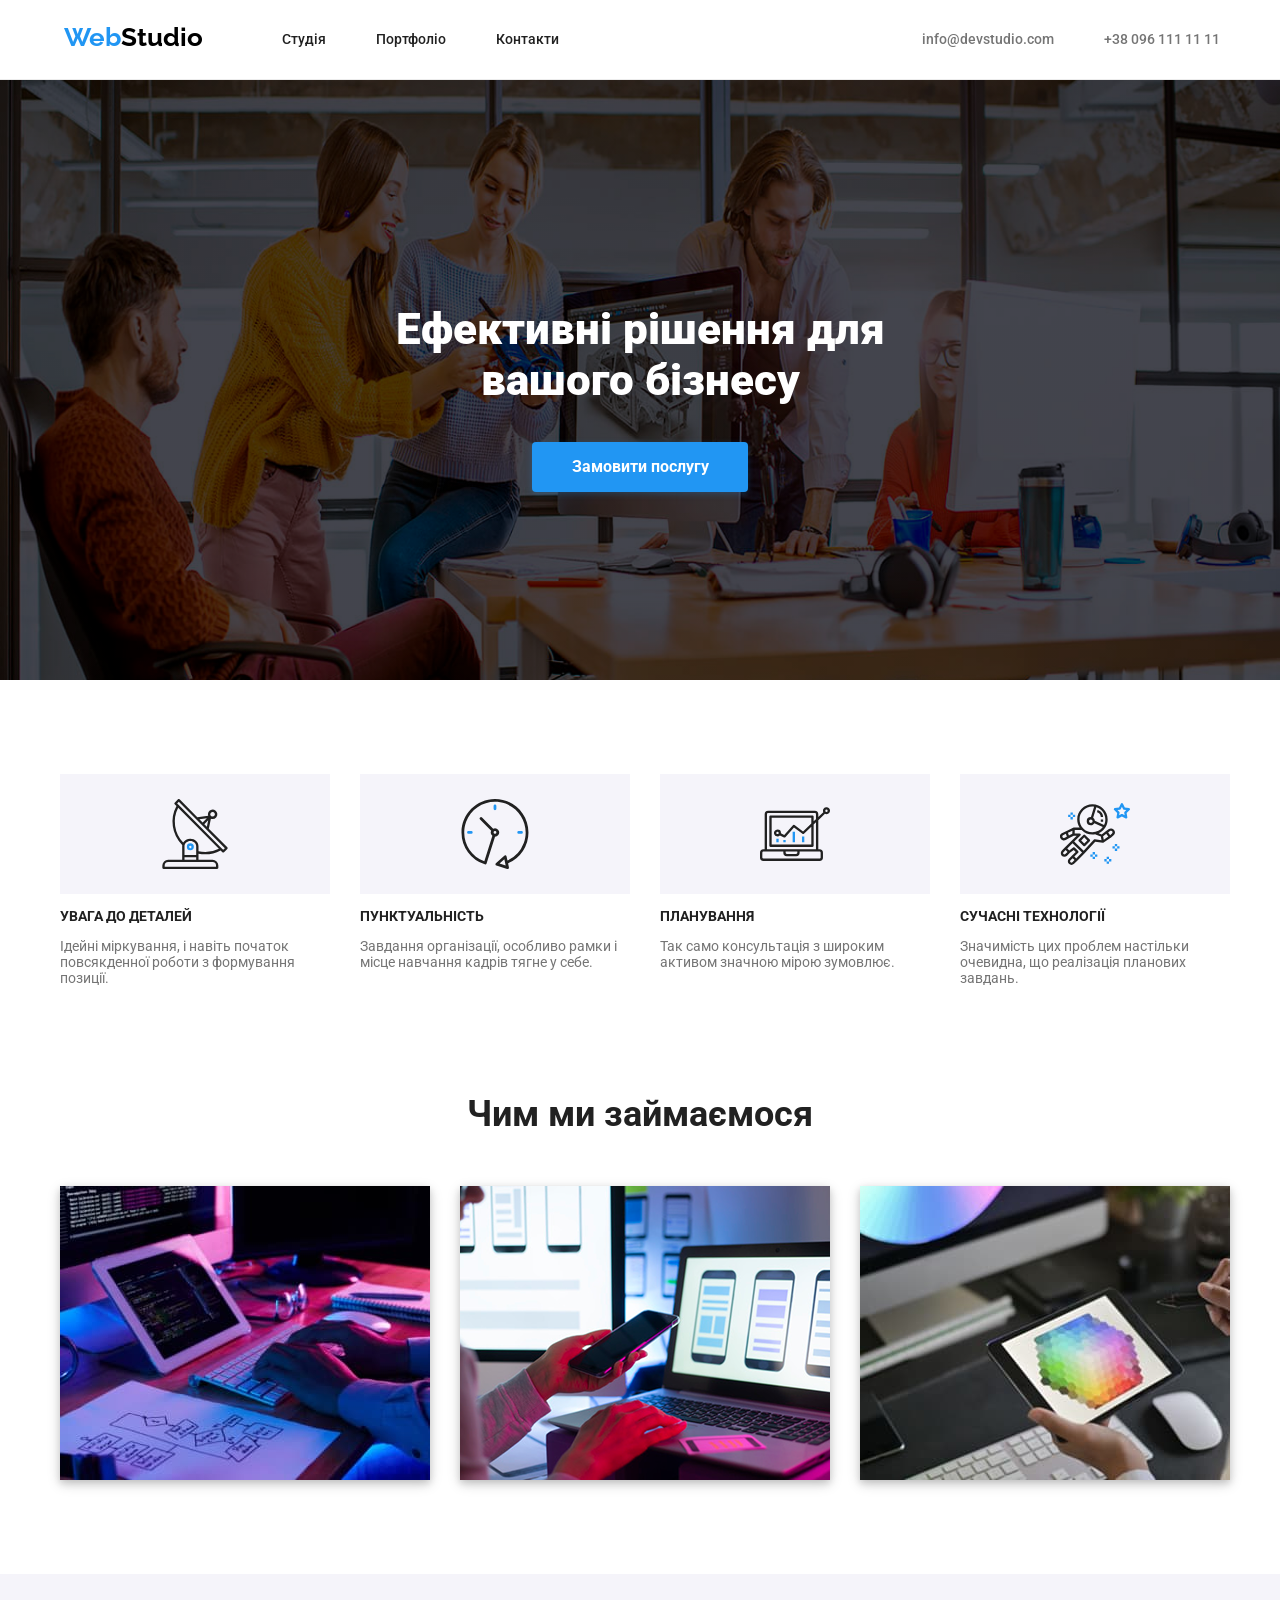
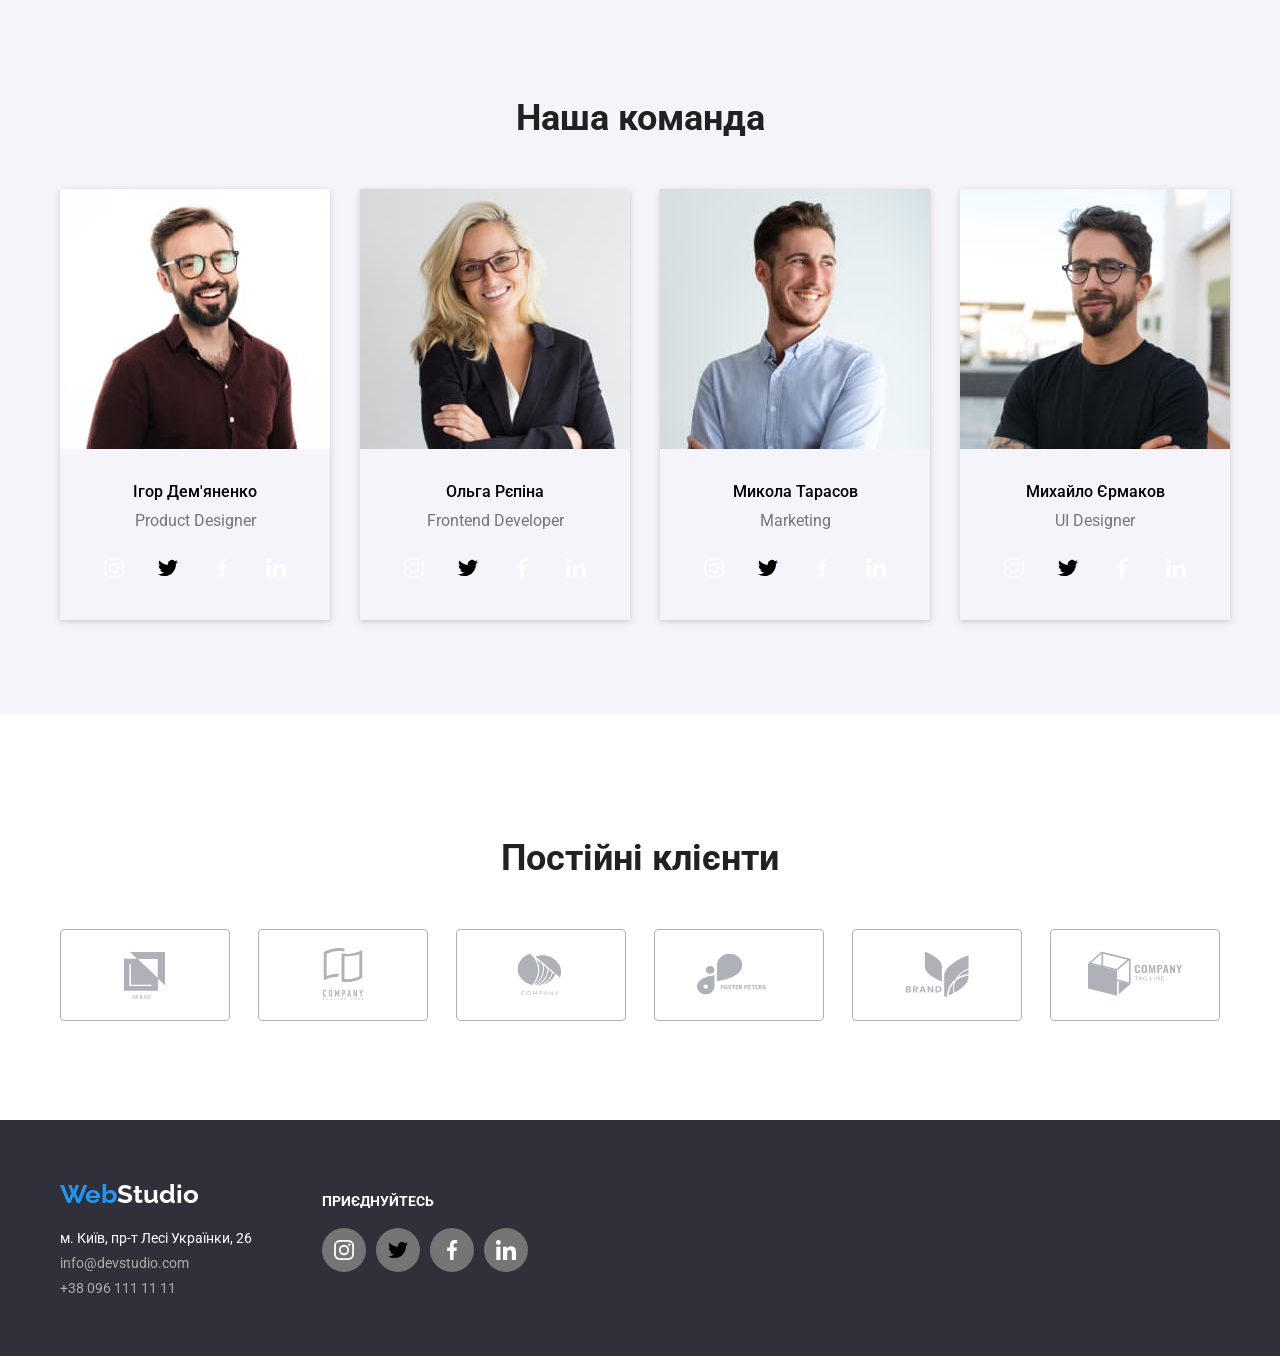
<file: index.html>
<!DOCTYPE html>
<html lang="en">

<head>
    <meta charset="UTF-8">
    <meta name="viewport" content="width=device-width, initial-scale=1.0">
    <link rel="preconnect" href="https://fonts.googleapis.com">
    <link rel="preconnect" href="https://fonts.gstatic.com" crossorigin>
    <link
        href="https://fonts.googleapis.com/css2?family=Raleway:ital,wght@0,100..900;1,100..900&family=Roboto:ital,wght@0,100..900;1,100..900&display=swap"
        rel="stylesheet">
    <link rel="stylesheet"
        href="https://cdnjs.cloudflare.com/ajax/libs/modern-normalize/1.0.0/modern-normalize.min.css" />

    <title>WebStudio</title>
    <link rel="stylesheet" href="./css/styles.css">
</head>

<body>
    <header class="header">
        <div class="container header-container">
            <nav class="nav">
                <a class="logo-link" href="./index.html">
                    Web<span class="logo-accent">Studio</span>
                </a>
                <ul class="nav-list">
                    <li class="nav-item">
                        <a href="./index.html" class="nav-item-a">Студія</a>
                    </li>
                    <li class="nav-item">
                        <a href="./portfolio.html" class="nav-item-a">Портфоліо</a>
                    </li>
                    <li class="nav-item">
                        <a href="./contacts.html" class="nav-item-a">Контакти</a>
                    </li>
                </ul>
            </nav>

            <div class=" contacts">
                <ul class="contacts-list">
                    <li class="contacts-item">
                        <a href="http://info@devstudio.com" target="_blank" rel="noopener noreferrer"
                            class="contacts-item-a">info@devstudio.com</a>
                    </li>
                    <li class="contacts-item">
                        <a href="#" class="contacts-item-a">+38 096 111 11 11</a>
                    </li>
                </ul>
            </div>

        </div>
    </header>

    <main>

        <section class="hero hero-section">
            <div class="hero-container container">
                <h1 class="hero-title">
                    Ефективні рішення для <br> вашого бізнесу
                </h1>
                <button class="hero-button">Замовити послугу</button>
            </div>
        </section>

        <section class="features">
            <div class="container features-container">
                <ul class="features-list">
                    <li class="features-item">
                        <div class="svg-container">
                            <img class="svg" src="./images/antenna.svg" alt="antenna">
                        </div>
                        <h3 class="features-title">УВАГА ДО ДЕТАЛЕЙ</h3>
                        <p class="features-text">Ідейні міркування, і навіть початок повсякденної роботи з формування
                            позиції.</p>
                    </li>

                    <li class="features-item">
                        <div class="svg-container">
                            <img class="svg" src="./images/clock.svg" alt="antenna">
                        </div>
                        <h3 class="features-title">ПУНКТУАЛЬНІСТЬ</h3>
                        <p class="features-text"> Завдання організації, особливо рамки і місце навчання кадрів тягне у
                            себе.</p>
                    </li>

                    <li class="features-item">
                        <div class="svg-container">
                            <img class="svg" src="./images/diagram.svg" alt="antenna">
                        </div>
                        <h3 class="features-title">ПЛАНУВАННЯ</h3>
                        <p class="features-text">Так само консультація з широким активом значною мірою зумовлює.</p>
                    </li>

                    <li class="features-item">
                        <div class="svg-container">
                            <img class="svg" src="./images/astronaut.svg" alt="antenna">
                        </div>
                        <h3 class="features-title">СУЧАСНІ ТЕХНОЛОГІЇ</h3>
                        <p class="features-text">Значимість цих проблем настільки очевидна, що реалізація планових
                            завдань.</p>
                    </li>
                </ul>
            </div>
        </section>

        <section class="work">
            <div class="container work-container">
                <h2 class="section-title">Чим ми займаємося</h2>
                <ul class="work-list">
                    <li class="work-item">
                        <img src="./images/box-1.jpg" alt="процес кодингу" width="370">
                    </li>
                    <li class="work-item">
                        <img src="./images/img.png" alt="перевірка коду" width="370">
                    </li>
                    <li class="work-item">
                        <img src="./images/box 3.png" alt="" width="370">
                    </li>
                </ul>
            </div>
        </section>

        <section class="team">
            <div class="container team-container">
                <h2 class="section-title">Наша команда</h2>
                <ul class="team-list">
                    <li class="team-item">
                        <img src="./images/demyanenko.jpg" alt="Ігор Дем'яненко">
                        <h5 class="team-name">Ігор Дем'яненко</h5>
                        <p class="team-role">Product Designer</p>
                        <ul class="social-list card-social-list">
                            <li class="social-item">
                                <a href="#" class="social-link">
                                    <img src="./images/instagram.svg" alt="instagram" class="social-svg">
                                </a>
                            </li>
                            <li class="social-item">
                                <a href="#" class="social-link">
                                    <img src="./images/twitter.svg" alt="twitter" class="social-svg">
                                </a>
                            </li>
                            <li class="social-item">
                                <a href="#" class="social-link">
                                    <img src="./images/facebook.svg" alt="facebook" class="social-svg">
                                </a>
                            </li>
                            <li class="social-item">
                                <a href="#" class="social-link">
                                    <img src="./images/linkedin.svg" alt="linkedin" class="social-svg">
                                </a>
                            </li>
                        </ul>
                    </li>

                    <li class="team-item">
                        <img src="./images/repina.jpg" alt="Ольга Рєпіна">
                        <h5 class="team-name">Ольга Рєпіна</h5>
                        <p class="team-role">Frontend Developer</p>
                        <ul class="social-list card-social-list">
                            <li class="social-item">
                                <a href="#" class="social-link">
                                    <img src="./images/instagram.svg" alt="instagram" class="social-svg">
                                </a>
                            </li>
                            <li class="social-item">
                                <a href="#" class="social-link">
                                    <img src="./images/twitter.svg" alt="twitter" class="social-svg">
                                </a>
                            </li>
                            <li class="social-item">
                                <a href="#" class="social-link">
                                    <img src="./images/facebook.svg" alt="facebook" class="social-svg">
                                </a>
                            </li>
                            <li class="social-item">
                                <a href="#" class="social-link">
                                    <img src="./images/linkedin.svg" alt="linkedin" class="social-svg">
                                </a>
                            </li>
                        </ul>
                    </li>

                    <li class="team-item">
                        <img src="./images/tarasov.jpg" alt="Микола Тарасов">
                        <h5 class="team-name">Микола Тарасов</h5>
                        <p class="team-role">Marketing</p>
                        <ul class="social-list card-social-list">
                            <li class="social-item">
                                <a href="#" class="social-link">
                                    <img src="./images/instagram.svg" alt="instagram" class="social-svg">
                                </a>
                            </li>
                            <li class="social-item">
                                <a href="#" class="social-link">
                                    <img src="./images/twitter.svg" alt="twitter" class="social-svg">
                                </a>
                            </li>
                            <li class="social-item">
                                <a href="#" class="social-link">
                                    <img src="./images/facebook.svg" alt="facebook" class="social-svg">
                                </a>
                            </li>
                            <li class="social-item">
                                <a href="#" class="social-link">
                                    <img src="./images/linkedin.svg" alt="linkedin" class="social-svg">
                                </a>
                            </li>
                        </ul>
                    </li>

                    <li class="team-item">
                        <img src="./images/yermakov.jpg" alt="Михайло Єрмаков">
                        <h5 class="team-name">Михайло Єрмаков</h5>
                        <p class="team-role">UI Designer</p>
                        <ul class="social-list card-social-list">
                            <li class="social-item">
                                <a href="#" class="social-link">
                                    <img src="./images/instagram.svg" alt="instagram" class="social-svg">
                                </a>
                            </li>
                            <li class="social-item">
                                <a href="#" class="social-link">
                                    <img src="./images/twitter.svg" alt="twitter" class="social-svg">
                                </a>
                            </li>
                            <li class="social-item">
                                <a href="#" class="social-link">
                                    <img src="./images/facebook.svg" alt="facebook" class="social-svg">
                                </a>
                            </li>
                            <li class="social-item">
                                <a href="#" class="social-link">
                                    <img src="./images/linkedin.svg" alt="linkedin" class="social-svg">
                                </a>
                            </li>
                        </ul>
                    </li>
                </ul>
            </div>
        </section>
        
        <section class="client">
            <div class="container client-container">
                <h2 class="section-title">Постійні клієнти</h2>
                <ul class="client-list">
                    <li class="client-item">
                        <img class="client-svg" src="./images/client1.svg" alt="logo-client">
                    </li>
                    <li class="client-item">
                        <img class="client-svg" src="./images/client2.svg" alt="logo-client">
                    </li>
                    <li class="client-item">
                        <img class="client-svg" src="./images/client3.svg" alt="logo-client">
                    </li>
                    <li class="client-item">
                        <img class="client-svg" src="./images/client4.svg" alt="logo-client">
                    </li>
                    <li class="client-item">
                        <img class="client-svg" src="./images/client5.svg" alt="logo-client">
                    </li>
                    <li class="client-item">
                        <img class="client-svg" src="./images/client6.svg" alt="logo-client">
                    </li>
                </ul>
            </div>
        </section>

    </main>

    <footer class="footer">
        <div class="container footer-container">
            <div>
                <div class="logo">
                    <a class="logo-link" href="./index.html">
                        Web<span class="logo-accent-footer">Studio</span>
                    </a>
                </div>
                <ul class="footer-contacts">
                    <li class="footer-item">м. Київ, пр-т Лесі Українки, 26</li>
                    <li class="footer-item">info@devstudio.com</li>
                    <li class="footer-item">+38 096 111 11 11</li>
                </ul>
            </div>
            <div class="social-container">
                <p class="social-text">Приєднуйтесь</p>
                <ul class="social-list">
                    <li class="social-item">
                        <a href="#" class="social-link footer-social-link">
                            <img src="./images/instagram.svg" alt="instagram" class="social-svg">
                        </a>
                    </li>
                    <li class="social-item">
                        <a href="#" class="social-link footer-social-link">
                            <img src="./images/twitter.svg" alt="twitter" class="social-svg">
                        </a>
                    </li>
                    <li class="social-item">
                        <a href="#" class="social-link footer-social-link">
                            <img src="./images/facebook.svg" alt="facebook" class="social-svg">
                        </a>
                    </li>
                    <li class="social-item">
                        <a href="#" class="social-link footer-social-link">
                            <img src="./images/linkedin.svg" alt="linkedin" class="social-svg">
                        </a>
                    </li>
                </ul>
            </div>
        </div>
    </footer>
</body>

</html>
</file>
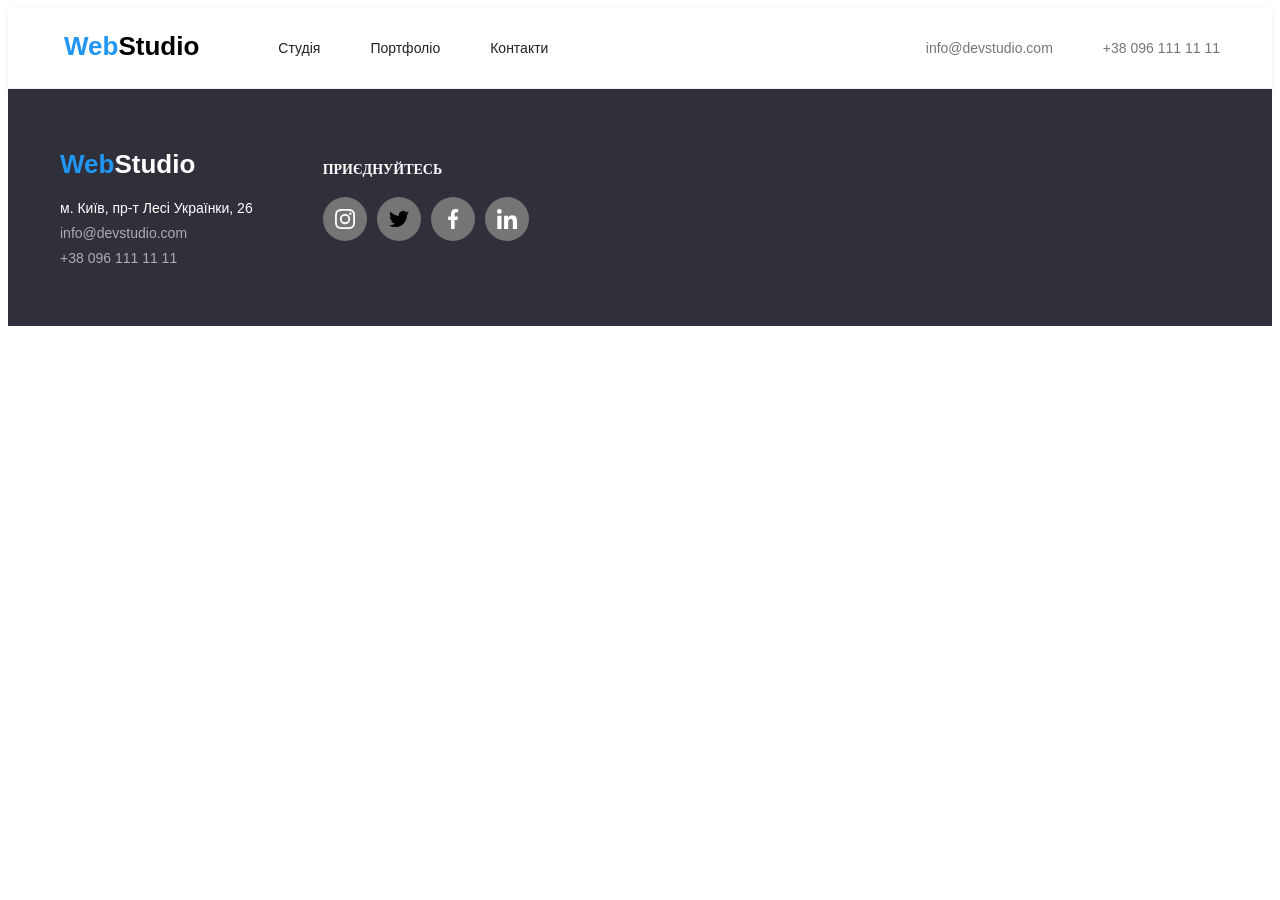
<file: contacts.html>
<!DOCTYPE html>
<html lang="en">
<head>
    <meta charset="UTF-8">
    <meta name="viewport" content="width=device-width, initial-scale=1.0">
    <title>Contacts</title>
    <link rel="stylesheet" href="./css/styles.css">
</head>
<body>
      <header class="header">
        <div class="container header-container">
            <nav class="nav">
                <a class="logo-link" href="./index.html">
                    Web<span class="logo-accent">Studio</span>
                </a>
                <ul class="nav-list">
                    <li class="nav-item">
                        <a href="./index.html" class="nav-item-a">Студія</a>
                    </li>
                    <li class="nav-item">
                        <a href="./portfolio.html" class="nav-item-a">Портфоліо</a>
                    </li>
                    <li class="nav-item">
                        <a href="./contacts.html" class="nav-item-a">Контакти</a>
                    </li>
                </ul>
            </nav>

            <div class=" contacts">
                <ul class="contacts-list">
                    <li class="contacts-item">
                        <a href="http://info@devstudio.com" target="_blank" rel="noopener noreferrer"
                            class="contacts-item-a">info@devstudio.com</a>
                    </li>
                    <li class="contacts-item">
                        <a href="#" class="contacts-item-a">+38 096 111 11 11</a>
                    </li>
                </ul>
            </div>

        </div>
    </header>
    
    <footer class="footer">
        <div class="container footer-container">
            <div>
                <div class="logo">
                    <a class="logo-link" href="./index.html">
                        Web<span class="logo-accent-footer">Studio</span>
                    </a>
                </div>
                <ul class="footer-contacts">
                    <li class="footer-item">м. Київ, пр-т Лесі Українки, 26</li>
                    <li class="footer-item">info@devstudio.com</li>
                    <li class="footer-item">+38 096 111 11 11</li>
                </ul>
            </div>
            <div class="social-container">
                <p class="social-text">Приєднуйтесь</p>
                <ul class="social-list">
                    <li class="social-item">
                        <a href="#" class="social-link footer-social-link">
                            <img src="./images/instagram.svg" alt="instagram" class="social-svg">
                        </a>
                    </li>
                    <li class="social-item">
                        <a href="#" class="social-link footer-social-link">
                            <img src="./images/twitter.svg" alt="twitter" class="social-svg">
                        </a>
                    </li>
                    <li class="social-item">
                        <a href="#" class="social-link footer-social-link">
                            <img src="./images/facebook.svg" alt="facebook" class="social-svg">
                        </a>
                    </li>
                    <li class="social-item">
                        <a href="#" class="social-link footer-social-link">
                            <img src="./images/linkedin.svg" alt="linkedin" class="social-svg">
                        </a>
                    </li>
                </ul>
            </div>
        </div>
    </footer>
</body>
</html>
</file>
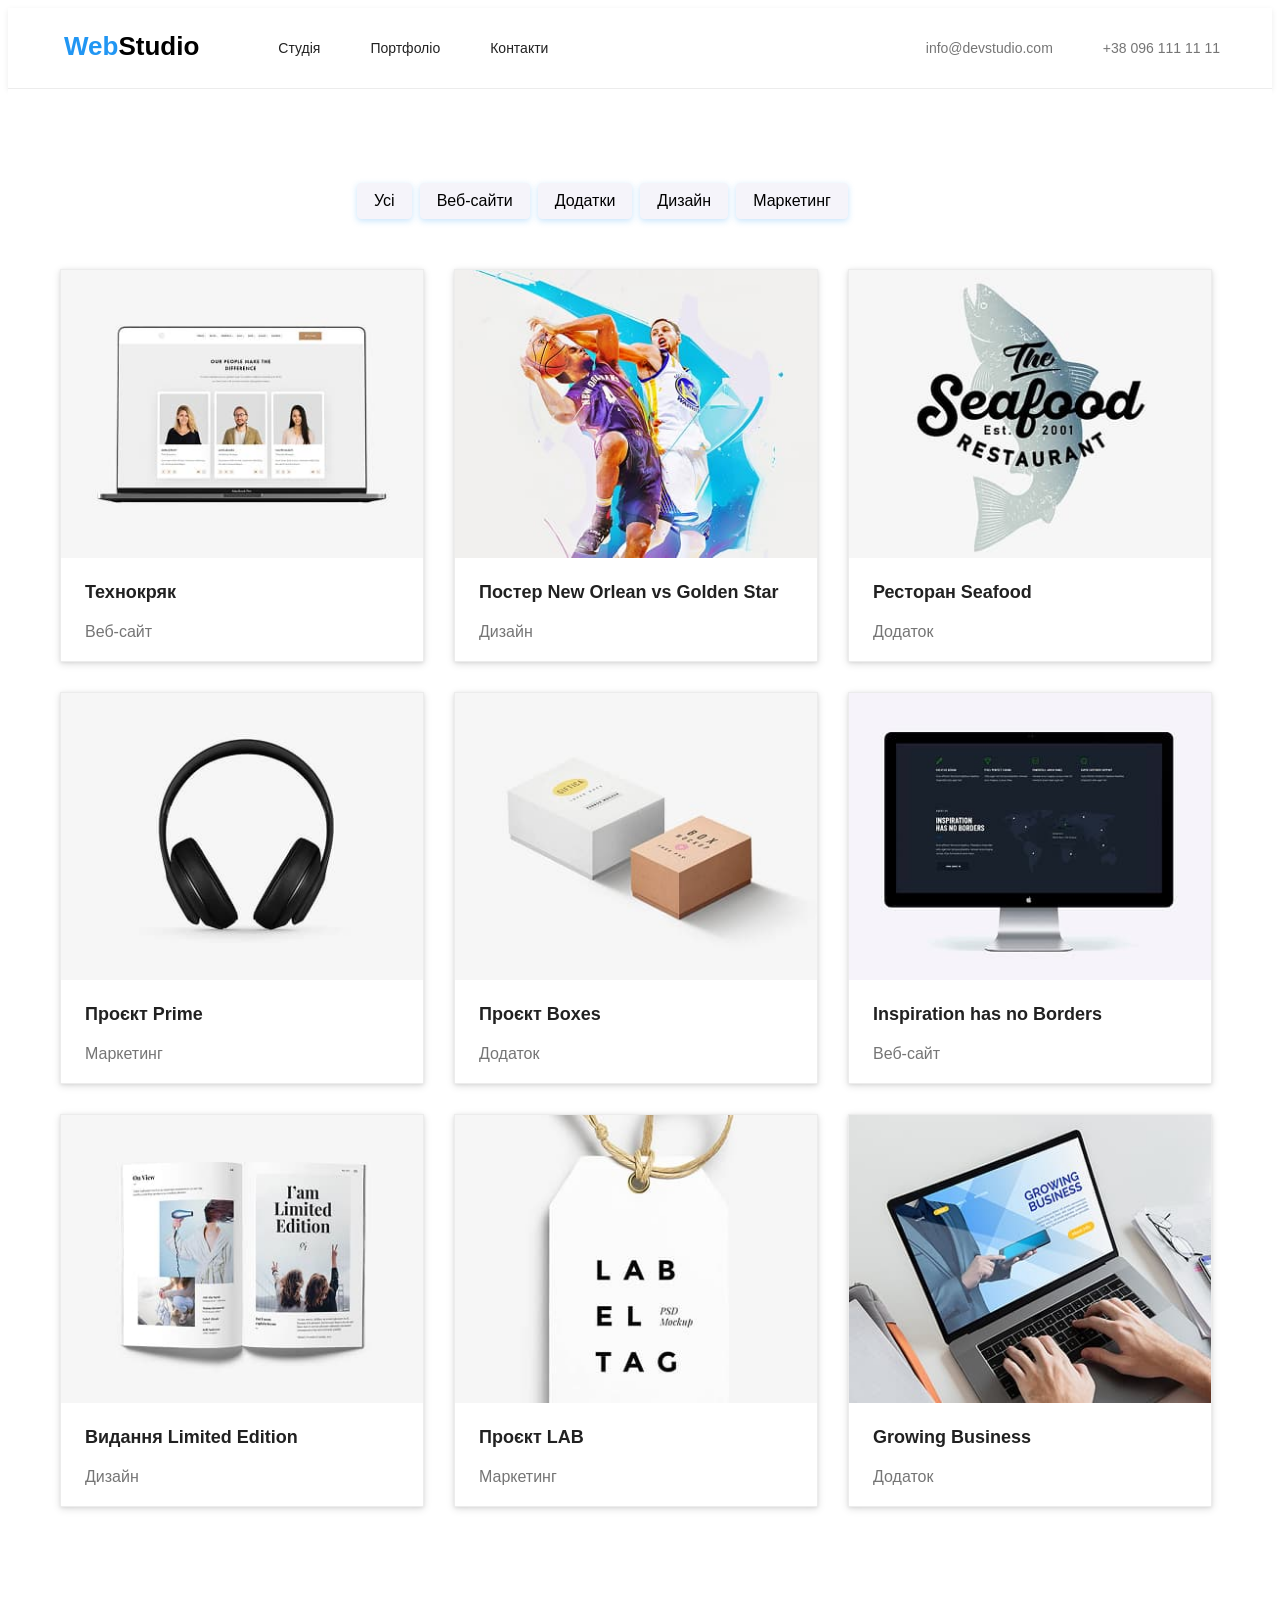
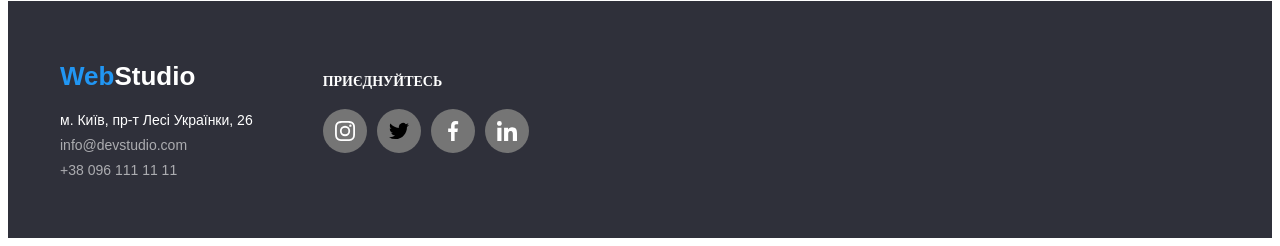
<file: portfolio.html>
<!DOCTYPE html>
<html lang="en">
<head>
    <meta charset="UTF-8">
    <meta name="viewport" content="width=device-width, initial-scale=1.0">
    <title>Portfolio</title>
    <link rel="stylesheet" href="./css/styles.css">
</head>
<body>
      <header class="header">
        <div class="container header-container">
            <nav class="nav">
                <a class="logo-link" href="./index.html">
                    Web<span class="logo-accent">Studio</span>
                </a>
                <ul class="nav-list">
                    <li class="nav-item">
                        <a href="./index.html" class="nav-item-a">Студія</a>
                    </li>
                    <li class="nav-item">
                        <a href="./portfolio.html" class="nav-item-a">Портфоліо</a>
                    </li>
                    <li class="nav-item">
                        <a href="./contacts.html" class="nav-item-a">Контакти</a>
                    </li>
                </ul>
            </nav>

            <div class=" contacts">
                <ul class="contacts-list">
                    <li class="contacts-item">
                        <a href="http://info@devstudio.com" target="_blank" rel="noopener noreferrer"
                            class="contacts-item-a">info@devstudio.com</a>
                    </li>
                    <li class="contacts-item">
                        <a href="#" class="contacts-item-a">+38 096 111 11 11</a>
                    </li>
                </ul>
            </div>

        </div>
    </header>
<main class="main-portfolio">
    <section class="portfolio">
        <div class="container portfolio__container">
            
            <ul class="portfolio__filters">
                <li class="portfolio__filter-item">
                    <button class="portfolio__button">Усі</button>
                </li>
                <li class="portfolio__filter-item">
                    <button class="portfolio__button">Веб-сайти</button>
                </li>
                <li class="portfolio__filter-item">
                    <button class="portfolio__button">Додатки</button>
                </li>
                <li class="portfolio__filter-item">
                    <button class="portfolio__button">Дизайн</button>
                </li>
                <li class="portfolio__filter-item">
                    <button class="portfolio__button">Маркетинг</button>
                </li>
            </ul>

            <ul class="portfolio__list">
                
                <li class="portfolio__item">
                    <div class="portfolio__card">
                        <img class="portfolio__image" src="./images/portfolio1.jpg" alt="portfolio1">
                        <h3 class="portfolio__title">Технокряк</h3>
                        <p class="portfolio__category">Веб-сайт</p>
                    </div>
                </li>

                <li class="portfolio__item">
                    <div class="portfolio__card">
                        <img class="portfolio__image" src="./images/portfolio2.jpg" alt="portfolio2">
                        <h3 class="portfolio__title">Постер New Orlean vs Golden Star</h3>
                        <p class="portfolio__category">Дизайн</p>
                    </div>
                </li>

                <li class="portfolio__item">
                    <div class="portfolio__card">
                        <img class="portfolio__image" src="./images/portfolio3.jpg" alt="portfolio3">
                        <h3 class="portfolio__title">Ресторан Seafood</h3>
                        <p class="portfolio__category">Додаток</p>
                    </div>
                </li>

                <li class="portfolio__item">
                    <div class="portfolio__card">
                        <img class="portfolio__image" src="./images/portfolio4.jpg" alt="portfolio4">
                        <h3 class="portfolio__title">Проєкт Prime</h3>
                        <p class="portfolio__category">Маркетинг</p>
                    </div>
                </li>

                <li class="portfolio__item">
                    <div class="portfolio__card">
                        <img class="portfolio__image" src="./images/portfolio5.jpg" alt="portfolio5">
                        <h3 class="portfolio__title">Проєкт Boxes</h3>
                        <p class="portfolio__category">Додаток</p>
                    </div>
                </li>

                <li class="portfolio__item">
                    <div class="portfolio__card">
                        <img class="portfolio__image" src="./images/portfolio6.jpg" alt="portfolio6">
                        <h3 class="portfolio__title">Inspiration has no Borders</h3>
                        <p class="portfolio__category">Веб-сайт</p>
                    </div>
                </li>

                <li class="portfolio__item">
                    <div class="portfolio__card">
                        <img class="portfolio__image" src="./images/portfolio7.jpg" alt="portfolio7">
                        <h3 class="portfolio__title">Видання Limited Edition</h3>
                        <p class="portfolio__category">Дизайн</p>
                    </div>
                </li>

                <li class="portfolio__item">
                    <div class="portfolio__card">
                        <img class="portfolio__image" src="./images/portfolio8.jpg" alt="portfolio8">
                        <h3 class="portfolio__title">Проєкт LAB</h3>
                        <p class="portfolio__category">Маркетинг</p>
                    </div>
                </li>

                <li class="portfolio__item">
                    <div class="portfolio__card">
                        <img class="portfolio__image" src="./images/portfolio9.jpg" alt="portfolio9">
                        <h3 class="portfolio__title">Growing Business</h3>
                        <p class="portfolio__category">Додаток</p>
                    </div>
                </li>

            </ul>
        </div>
    </section>
</main>

    <footer class="footer">
        <div class="container footer-container">
            <div>
                <div class="logo">
                    <a class="logo-link" href="./index.html">
                        Web<span class="logo-accent-footer">Studio</span>
                    </a>
                </div>
                <ul class="footer-contacts">
                    <li class="footer-item">м. Київ, пр-т Лесі Українки, 26</li>
                    <li class="footer-item">info@devstudio.com</li>
                    <li class="footer-item">+38 096 111 11 11</li>
                </ul>
            </div>
            <div class="social-container">
                <p class="social-text">Приєднуйтесь</p>
                <ul class="social-list">
                    <li class="social-item">
                        <a href="#" class="social-link footer-social-link">
                            <img src="./images/instagram.svg" alt="instagram" class="social-svg">
                        </a>
                    </li>
                    <li class="social-item">
                        <a href="#" class="social-link footer-social-link">
                            <img src="./images/twitter.svg" alt="twitter" class="social-svg">
                        </a>
                    </li>
                    <li class="social-item">
                        <a href="#" class="social-link footer-social-link">
                            <img src="./images/facebook.svg" alt="facebook" class="social-svg">
                        </a>
                    </li>
                    <li class="social-item">
                        <a href="#" class="social-link footer-social-link">
                            <img src="./images/linkedin.svg" alt="linkedin" class="social-svg">
                        </a>
                    </li>
                </ul>
            </div>
        </div>
    </footer>
</body>
</html>
</file>
<file: css/styles.css>
:root {
    --main-background-color: #F5F4FA;
    --background-color: #2F303A;
    --brand-color: #2196F3;
    --white: #FFFFFF;
    --black: #000000;
    --h-text: #212121;
    --p-text: #757575;
    --line: #ECECEC;
    --svg: #AFB1B8;
    --white-transparent: rgba(255, 255, 255, 0.6);

    /* Тіні */
    --shadow-button: 0px 2px 6px rgba(33, 150, 243, 0.25);
    --shadow-button-hover: 0px 4px 10px rgba(33, 150, 243, 0.43);

    --shadow-card: 0px 2px 8px rgba(0, 0, 0, 0.12), 0px 1px 3px rgba(0, 0, 0, 0.08);
    --shadow-card-hover: 0px 4px 12px rgba(0, 0, 0, 0.18), 0px 3px 7px rgba(0, 0, 0, 0.12);

    --shadow-header: 0px 2px 6px rgba(0, 0, 0, 0.08);
    --shadow-header-hover: 0px 4px 10px rgba(0, 0, 0, 0.14);
}

*,
*::before,
*::after {
    box-sizing: border-box;
}


body {
    font-family: 'Roboto', sans-serif;
}

a {
    text-decoration: none;
    cursor: pointer;
}

button {
    cursor: pointer;
}

ul {
    list-style: none;
    margin: 0;
    padding: 0;
}

header {
    background-color: var(--white);
    border-bottom: 1px solid var(--line);
    box-shadow: var(--shadow-header);
    transition: box-shadow 0.3s ease;
}

header:hover {
    box-shadow: var(--shadow-header-hover);
}

.container {
    width: 1160px;
    margin: 0 auto;
}

.header-container {
    padding-left: 4px;
    display: flex;
    align-items: center;
    justify-content: space-between;
}

.nav {
    display: flex;
    align-items: center;
    gap: 79px;
}

.logo-link {
    padding: 23px 0 26px 0;
    font-family: 'Raleway', sans-serif;
    color: var(--brand-color);
    font-size: 26px;
    font-weight: 700;
}

.logo-accent {
    color: var(--black);
}

.nav-item-a {
    color: var(--h-text);
    font-size: 14px;
    font-weight: 500;
    background-color: var(--white);
    transition: color 0.3s ease;
}

.nav-item-a:hover,
.nav-item-a:focus,
.nav-item-a:active,
.contacts-item-a:hover,
.contacts-item-a:focus,
.contacts-item-a:active {
    color: var(--brand-color);
}

.nav-list,
.contacts-list {
    display: flex;
    gap: 50px;
}

.contacts-item-a,
p {
    color: var(--p-text);
    font-size: 14px;
    font-weight: 500;
}

h1 {
    font-size: 44px;
    font-weight: 900;
    text-align: center;
}

main {
    background-color: var(--white);
}

.hero,
footer {
    background-color: var(--background-color);
    color: var(--white);
}

.hero-section {
    width: 100%;
    height: 600px;
    display: flex;
    flex-direction: column;
    justify-content: center;
    margin-bottom: 94px;
}

.hero {
    display: flex;
    flex-direction: column;
    justify-content: center;
    background-image: linear-gradient(rgba(0, 0, 0, 0.5),
            rgba(0, 0, 0, 0.5)), url(../images/hero.png);
    background-size: 100% 100%;
}

.hero-container {
    display: flex;
    flex-direction: column;
    justify-content: center;
}

.hero-button {
    padding: 10px 31px;
    margin: 0 auto;
    width: 216px;
    height: 50px;
    border-radius: 4px;
    border: var(--brand-color);
    background-color: var(--brand-color);
    color: var(--white);
    font-family: 'Roboto', sans-serif;
    font-size: 16px;
    font-weight: 700;
    box-shadow: var(--shadow-button);
    transition: box-shadow 0.3s ease, transform 0.3s ease;
}

.hero-button:hover {
    box-shadow: var(--shadow-button-hover);
    transform: translateY(-1px);
}

.features-container {
    display: flex;
    margin-bottom: 94px;
}

h2,
h3 {
    color: var(--h-text);
    font-size: 14px;
    font-weight: 500;
}

.features-list {
    display: flex;
    gap: 30px;
}

.features-item {
    width: 270px;
}

.svg-container {
    display: flex;
    width: 270px;
    height: 120px;
    background-color: var(--main-background-color);
    justify-content: center;
    align-items: center;
}


.svg {
    width: 70px;
    height: 70px;
}

.features-title {
    font-size: 14px;
    font-weight: 700;
}

.features-text {
    font-size: 14px;
    font-weight: 400;
}

.section-title {
    margin-bottom: 50px;
}

.work-container {
    margin-bottom: 94px;
}

.work-item {
    display: flex;
    box-shadow: var(--shadow-card-hover);
    transition: box-shadow 0.3s ease, transform 0.3s ease;
}

.work-item:hover {
    box-shadow: var(--shadow-button-hover);
    transform: translateY(-2px);
}

.work-list {
    display: flex;
    justify-content: space-between;
    gap: 30px;
}

.section-title {
    font-size: 36px;
    font-weight: 700;
    text-align: center;
}

.team {
    background-color: var(--main-background-color);
}

.team-container {
    padding: 94px 0;
}

.team-name {
    font-size: 16px;
    font-weight: 500;
    margin: 0;
    padding: 30px 0 10px 0;
}

.team-list {
    display: flex;
    gap: 30px;
}

.team-item {
    text-align: center;
    padding-bottom: 30px;
    box-shadow: var(--shadow-card);
    transition: box-shadow 0.3s ease, transform 0.3s ease;
}

.team-item:hover {
    box-shadow: var(--shadow-card-hover);
    transform: translateY(-2px);
}

.team-role {
    font-size: 16px;
    font-weight: 400;
    margin: 0;
    margin-bottom: 16px;
}

.social-list {
    display: flex;
    gap: 10px;
}

.card-social-list {
    margin-left: 32px;
}

.social-link {
    display: flex;
    width: 44px;
    height: 44px;
    border-radius: 50%;
    justify-content: center;
    fill: var(--svg);
    color: var(--svg);
    stroke: var(--svg);
}

.social-link:hover {
    background-color: var(--brand-color);
    fill: var(--white);
    color: var(--white);
    stroke-color: var(--white);
}

.social-svg {
    width: 20px;
}

.client-container {
    padding: 94px 0;
}

.client-list {
    display: flex;
    justify-content: space-between;
}

.client-svg {
    fill: var(--svg);
    color: var(--svg);
}

.client-svg:hover {
    cursor: pointer;
    fill: var(--brand-color);
    stroke: var(--brand-color);
    color: var(--brand-color);
    box-shadow: var(--shadow-card-hover);
    transform: translateY(-2px);
}

.logo-accent-footer {
    color: var(--white);
}

.footer-container {
    display: flex;
    padding: 60px 0;
}

.footer-contacts {
    padding: 0;
    display: flex;
    flex-direction: column;
    gap: 9px;
    margin-top: 20px;
}

.footer-item {
    font-size: 14px;
    font-weight: 400;
    color: var(--white-transparent);
}

.footer-contacts .footer-item:first-of-type {
    color: var(--white);
}

.social-container {
    display: flex;
    flex-direction: column;
    margin-left: 70px;
}

.social-text {
    font-family: Roboto;
    font-weight: 700;
    font-size: 14px;
    line-height: 100%;
    letter-spacing: 3%;
    text-transform: uppercase;
    color: var(--white);
    margin-bottom: 20px;
}

.footer-social-link {    
    background-color: var(--p-text);
    fill: var(--svg);
    color: var(--svg);
}


/* ================================
   Сторінка Портфоліо
   ================================ */

.main-portfolio {
    background-color: var(--white);
}

.portfolio {
    padding: 0;
    margin: 0;
}

.portfolio__filters {
    margin: 0;
    display: flex;
    padding: 94px 297px 50px 297px;
    gap: 8px;
}

.portfolio__button {
    padding: 8px 16px;
    border: 1px solid var(--main-background-color);
    background-color: var(--main-background-color);
    border-radius: 4px;
    font-size: 16px;
    font-weight: 500;
    /* Початкова тінь кнопки фільтра */
    box-shadow: var(--shadow-button);
    transition: box-shadow 0.3s ease, border 0.3s ease,
        background-color 0.3s ease, color 0.3s ease,
        transform 0.3s ease;
}

.portfolio__button:hover {
    box-shadow: var(--shadow-button-hover);
    border: 1px solid var(--brand-color);
    cursor: pointer;
    transform: translateY(-1px);
}

.portfolio__button:focus {
    background-color: var(--brand-color);
    border: 1px solid var(--brand-color);
    color: var(--white);
    cursor: pointer;
    /* Тінь активної кнопки */
    box-shadow: var(--shadow-button-hover);
}

.portfolio__list {
    display: flex;
    flex-wrap: wrap;
    padding: 0;
    gap: 30px;
    margin-bottom: 94px;
}

.portfolio__item {
    flex: 0 1 calc((100% - 68px) / 3);
    border: 1px solid var(--line);
    /* Початкова тінь картки портфоліо */
    box-shadow: var(--shadow-card);
    transition: box-shadow 0.3s ease, border 0.3s ease, transform 0.3s ease;
}

.portfolio__item:hover {
    box-shadow: var(--shadow-card-hover);
    border: 1px solid var(--brand-color);
    cursor: pointer;
    transform: translateY(-2px);
}

.portfolio__item:focus {
    background-color: var(--brand-color);
    border: 1px solid var(--brand-color);
    color: var(--white);
    cursor: pointer;
    box-shadow: var(--shadow-card-hover);
}

.portfolio__image {
    width: 100%;
}

.portfolio__title {
    font-size: 18px;
    font-weight: 700;
    margin: 20px 24px;
}

.portfolio__category {
    font-size: 16px;
    font-weight: 400;
    margin: 0 24px 20px 24px;
}
</file>
